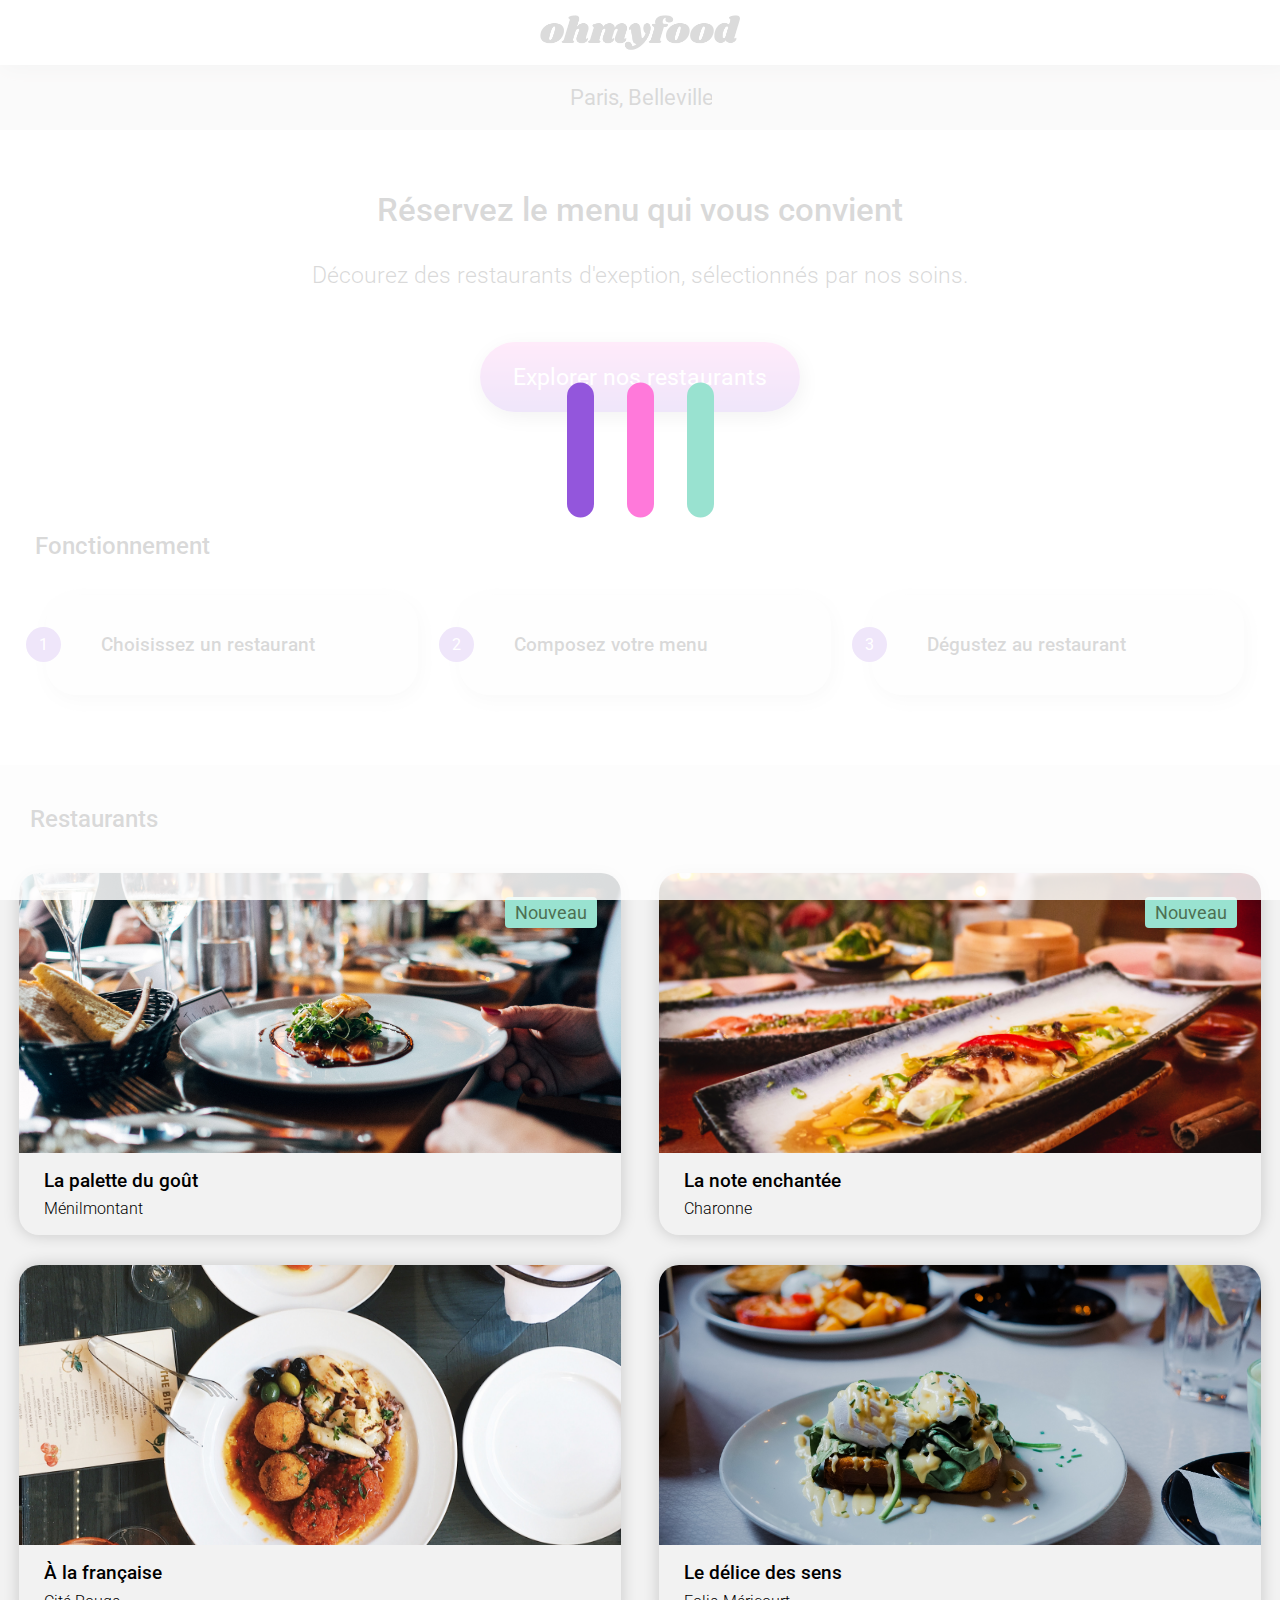
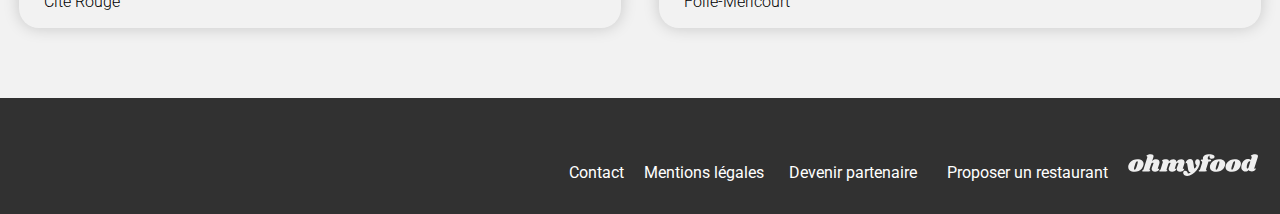
<file: index.html>
<!DOCTYPE html>
<html lang="fr">

<head>
    <meta charset="UTF-8" />
    <meta http-equiv="X-UA-Compatible" content="IE=edge" />
    <meta name="viewport" content="width=device-width, initial-scale=1.0" />
    <link rel="stylesheet" href="https://cdnjs.cloudflare.com/ajax/libs/font-awesome/6.2.1/css/all.min.css"
        integrity="sha512-MV7K8+y+gLIBoVD59lQIYicR65iaqukzvf/nwasF0nqhPay5w/9lJmVM2hMDcnK1OnMGCdVK+iQrJ7lzPJQd1w=="
        crossorigin="anonymous" referrerpolicy="no-referrer" />
        <link rel="preconnect" href="https://fonts.googleapis.com">
        <link rel="preconnect" href="https://fonts.gstatic.com" crossorigin>
        <link href="https://fonts.googleapis.com/css2?family=Roboto:ital,wght@0,100;0,300;0,400;0,500;0,700;0,900;1,100;1,300;1,400;1,500;1,700;1,900&family=Shrikhand&display=swap" rel="stylesheet">
    <link rel="stylesheet" href="Css/Style.css" />
    <title>ohmyfood</title>
</head>

<body>
    <div class="loader">
        <div class="load">
            <div class="load_bar load_bar-1"></div>
            <div class="load_bar load_bar-2"></div>
            <div class="load_bar load_bar-3"></div>
        </div>
    </div>
    <!-- HEADER -->
    <header class="header">
        <img class="header_logo" src="Image/logo/ohmyfood.png" alt="ohmyfood-logo" />
    </header>
    <!-- HEADER -->

    <!-- MAIN -->
    <main>
        <!-- LOCATION -->
        <form class="location_search" method="GET" action="#">
            <i class="fa-solid fa-location-dot location_search_icon"></i>
            <input class="location_search_searchInput" type="search" placeholder="Paris, Belleville" />
        </form>
        <!-- LOCATION -->

        <!-- EXPLORER -->
        <section class="explorer">
            <h1 class="explorer_title Roboto_bold">Réservez le menu qui vous convient</h1>
            <p class="explorer_subtitle Roboto_light">Décourez des restaurants d'exeption, sélectionnés par nos soins.
            </p>
            <a href="#restaurants" class="explorer_link btn_main">Explorer nos restaurants</a>
        </section>
        <!-- EXPLORER -->

        <!-- OPERATION -->
        <section class="operation center">
            <header class="operation_header">
                <h2 class="operation_title Roboto_bold">Fonctionnement</h2>
            </header>

            <div class="operation_cards">
                <div class="operation_cards_card">
                    <div class="operation_cards_card_number">1</div>
                    <i class="fa-solid fa-mobile-screen-button operation_cards_card_icon"></i>
                    <h3 class="operation_cards_card_title Roboto_bold">Choisissez un restaurant</h3>
                </div>

                <div class="operation_cards_card">
                    <div class="operation_cards_card_number">2</div>
                    <i class="fa-solid fa-list operation_cards_card_icon"></i>
                    <h3 class="operation_cards_card_title Roboto_bold">Composez votre menu</h3>
                </div>

                <div class="operation_cards_card">
                    <div class="operation_cards_card_number">3</div>
                    <i class="fa-solid fa-store operation_cards_card_icon"></i>
                    <h3 class="operation_cards_card_title Roboto_bold">Dégustez au restaurant</h3>
                </div>
            </div>
        </section>
        <!-- OPERATION -->

        <!-- RESTAURANTS -->
        <section id="restaurants" class="restaurants">
            <header class="restaurants_header">
                <h2 class="restaurants_header_title Roboto_bold center">Restaurants</h2>
            </header>

            <div class="restaurants_cards center">
                <article class="restaurants_card restaurants_card_new">
                    <a href="pages-restaurant/la-palette-du-gout.html">
                        <figure class="restaurants_card_fig">
                            <img class="restaurants_card_fig_img"
                                src="Image/restaurants/jay-wennington-N_Y88TWmGwA-unsplash.jpg"
                                alt="La Palette du Goût" />
                            <div class="new">Nouveau</div>
                            <figcaption class="restaurants_card_fig_caption">
                                <div>
                                    <h3 class="restaurants_card_fig_caption_title Roboto_bold">La palette du goût</h3>
                                    <p class="restaurants_card_city Roboto_light">Ménilmontant</p>
                                </div>
                            </figcaption>
                        </figure>
                    </a>
                    <label class="restaurants_icons icons">
                        <input type="checkbox" id="restaurant1" name="restaurant-liked" value="1" />
                        <i class="fa-regular fa-heart icons-notLiked"></i>
                        <i class="fa-solid fa-heart icons-liked"></i>
                    </label>
                </article>

                <article class="restaurants_card restaurants_card_new">
                    <a href="pages-restaurant/la-note-enchantee.html">
                        <figure class="restaurants_card_fig">
                            <img class="restaurants_card_fig_img"
                                src="Image/restaurants/louis-hansel-shotsoflouis-qNBGVyOCY8Q-unsplash.jpg"
                                alt="La Note Enchantée" />
                            <div class="new">Nouveau</div>
                            <figcaption class="restaurants_card_fig_caption">
                                <div>
                                    <h3 class="restaurants_card_fig_caption_title Roboto_bold">La note enchantée</h3>
                                    <p class="restaurants_card_city Roboto_light">Charonne</p>
                                </div>
                            </figcaption>
                        </figure>
                    </a>
                    <label class="restaurants_icons icons">
                        <input type="checkbox" id="restaurant2" name="restaurant-liked" value="2" />
                        <i class="fa-regular fa-heart icons-notLiked"></i>
                        <i class="fa-solid fa-heart icons-liked"></i>
                    </label>
                </article>

                <article class="restaurants_card">
                    <a href="pages-restaurant/a-la-francaise.html">
                        <figure class="restaurants_card_fig">
                            <img class="restaurants_card_fig_img" src="Image/restaurants/stil-u2Lp8tXIcjw-unsplash.jpg"
                                alt="À la Française" />
                            <figcaption class="restaurants_card_fig_caption">
                                <div>
                                    <h3 class="restaurants_card_fig_caption_title Roboto_bold">À la française</h3>
                                    <p class="restaurants_card_city Roboto_light">Cité Rouge</p>
                                </div>
                            </figcaption>
                        </figure>
                    </a>
                    <label class="restaurants_icons icons">
                        <input type="checkbox" id="restaurant3" name="restaurant-liked" value="3" />
                        <i class="fa-regular fa-heart icons-notLiked"></i>
                        <i class="fa-solid fa-heart icons-liked"></i>
                    </label>
                </article>

                <article class="restaurants_card">
                    <a href="pages-restaurant/le-delice-des-sens.html">
                        <figure class="restaurants_card_fig">
                            <img class="restaurants_card_fig_img"
                                src="Image/restaurants/toa-heftiba-DQKerTsQwi0-unsplash.jpg" alt="Le Délice des Sens" />
                            <figcaption class="restaurants_card_fig_caption">
                                <div>
                                    <h3 class="restaurants_card_fig_caption_title Roboto_bold">Le délice des sens</h3>
                                    <p class="restaurants_card_city Roboto_light">Folie-Méricourt</p>
                                </div>
                            </figcaption>
                        </figure>
                    </a>
                    <label class="restaurants_icons icons">
                        <input type="checkbox" id="restaurant4" name="restaurant-liked" value="4" />
                        <i class="fa-regular fa-heart icons-notLiked"></i>
                        <i class="fa-solid fa-heart icons-liked"></i>
                    </label>
                </article>
            </div>
        </section>
        <!-- RESTAURANTS -->
    </main>
    <!-- MAIN -->

    <!-- FOOTER -->
    <footer class="footer">
        <div class="footer_container center">
            <ul class="footer_links">
                <img class="footer_logo" src="Image/logo/ohmyfood@2x.svg" alt="ohmyfood-logo" />
                <li><a href="#" class="footer_link"><i class="fa-solid fa-utensils footer_link_icon"></i>Proposer un
                        restaurant</a></li>
                <li><a href="#" class="footer_link"><i class="fa-solid fa-handshake-angle footer_link_icon"></i>Devenir
                        partenaire</a></li>
                <li><a href="#" class="footer_link">Mentions légales</a></li>
                <li><a href="mailto:ohmyfood@contact.com" class="footer_link">Contact</a></li>
            </ul>
        </div>
    </footer>
    <!-- FOOTER -->
</body>

</html>
</file>
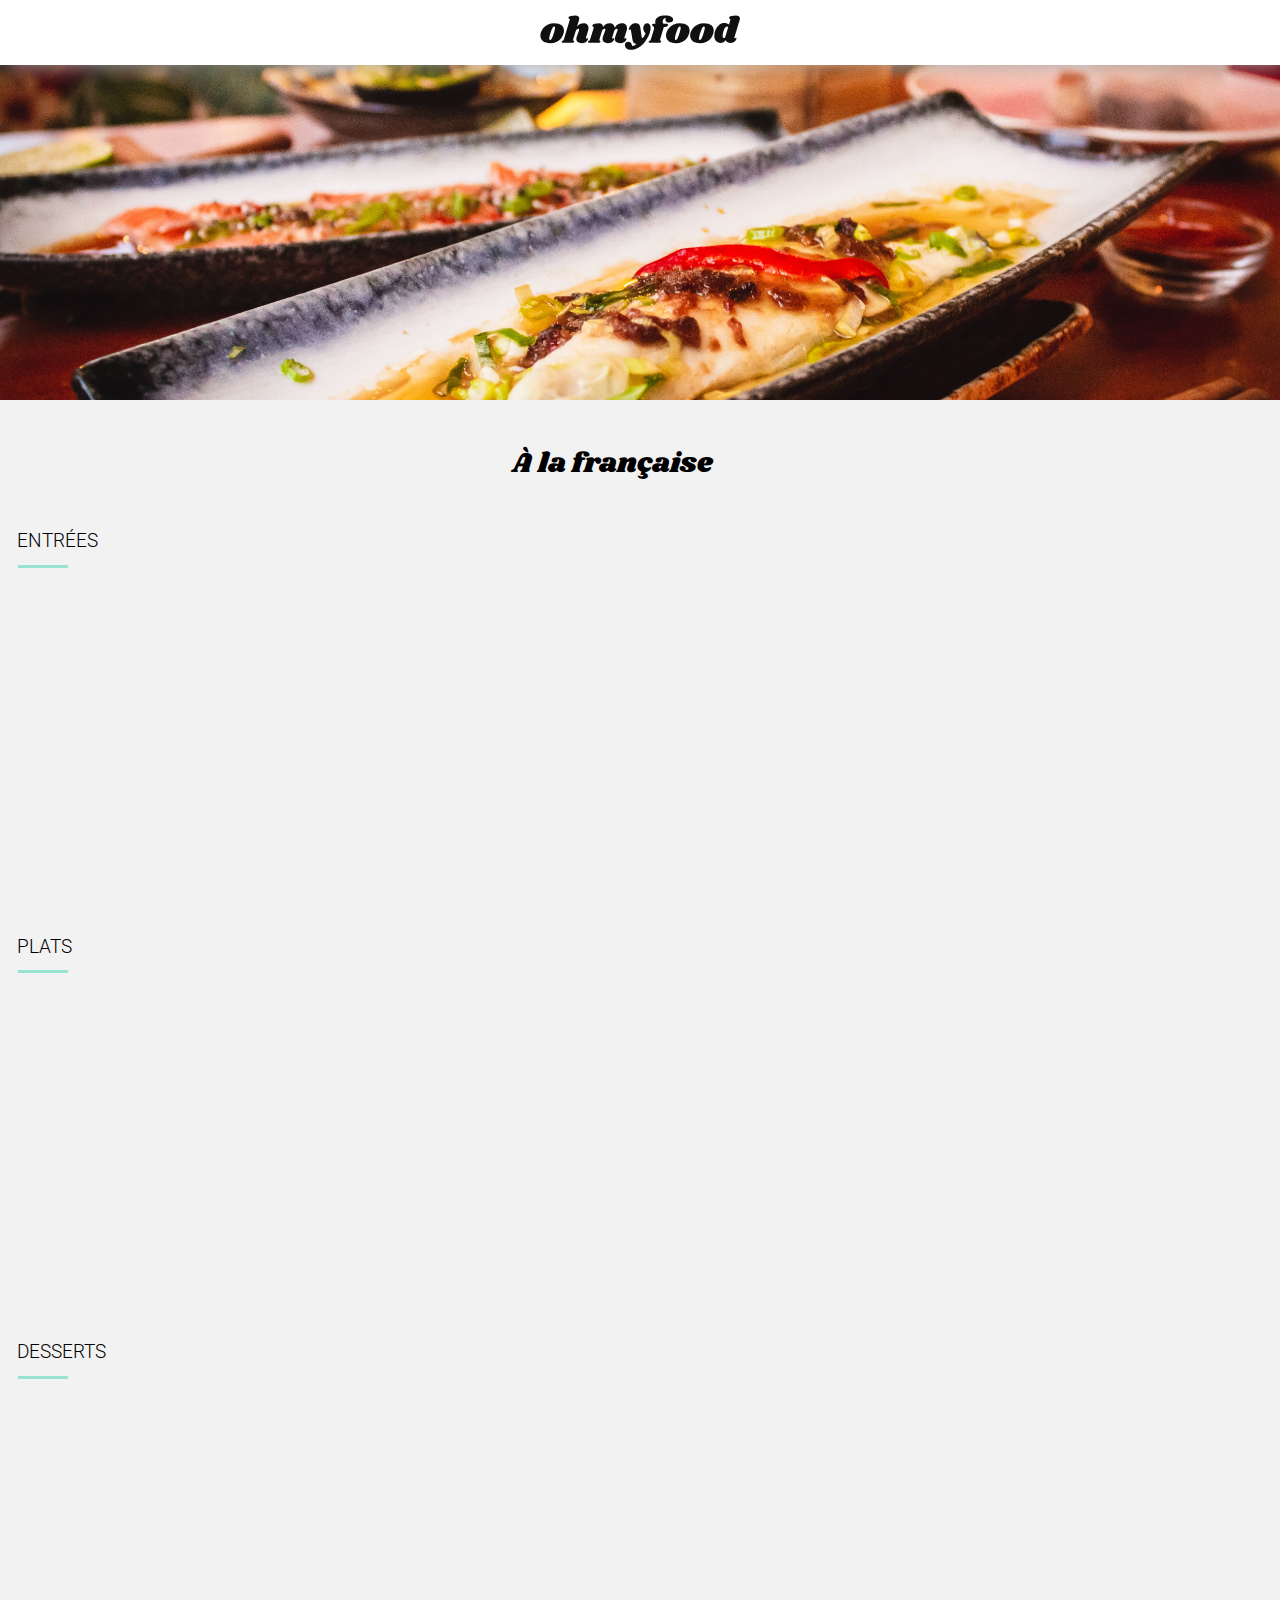
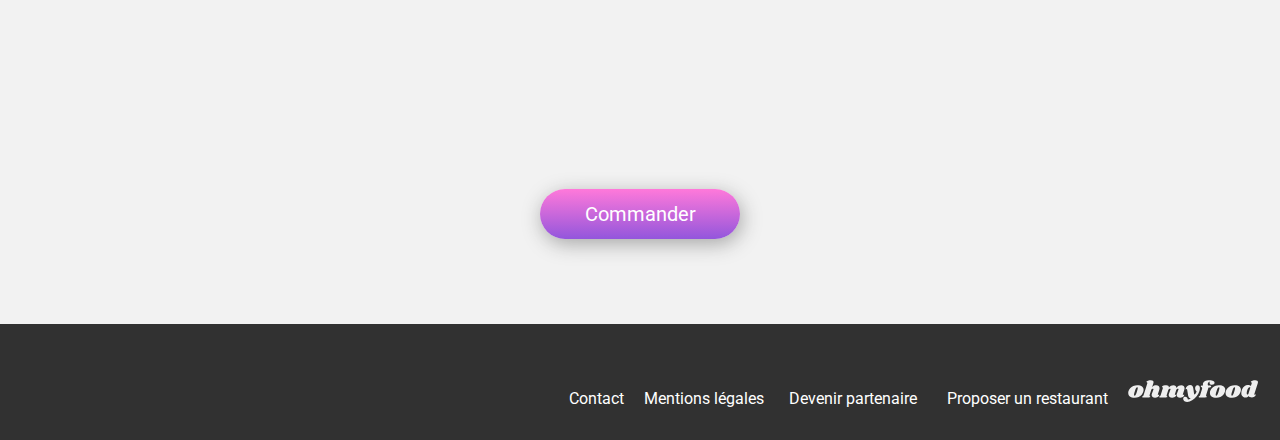
<file: pages-restaurant/a-la-francaise.html>
<!DOCTYPE html>
<html lang="en">

<head>
    <meta charset="UTF-8" />
    <meta http-equiv="X-UA-Compatible" content="IE=edge" />
    <meta name="viewport" content="width=device-width, initial-scale=1.0" />
    <link rel="stylesheet" href="https://cdnjs.cloudflare.com/ajax/libs/font-awesome/6.2.1/css/all.min.css"
        integrity="sha512-MV7K8+y+gLIBoVD59lQIYicR65iaqukzvf/nwasF0nqhPay5w/9lJmVM2hMDcnK1OnMGCdVK+iQrJ7lzPJQd1w=="
        crossorigin="anonymous" referrerpolicy="no-referrer" />
        <link rel="preconnect" href="https://fonts.googleapis.com">
        <link rel="preconnect" href="https://fonts.gstatic.com" crossorigin>
        <link href="https://fonts.googleapis.com/css2?family=Roboto:ital,wght@0,100;0,300;0,400;0,500;0,700;0,900;1,100;1,300;1,400;1,500;1,700;1,900&family=Shrikhand&display=swap" rel="stylesheet">
    <link rel="stylesheet" href="../Css/Style.css" />
    <title>ohmyfood</title>
</head>


<body>
    <!-- HEADER -->
    <header class="header">
        <a href="../index.html"><i class="fa-solid fa-arrow-left header_icon"></i></a>
        <img class="header_logo" src="../Image/logo/ohmyfood@2x.svg" alt="ohmyfood-logo" />
    </header>
    <!-- HEADER -->

    <!-- MAIN -->
    <main>
        <!-- BANNER -->
        <div class="banner">
            <img class="banner_img" src="../Image/restaurants/louis-hansel-shotsoflouis-qNBGVyOCY8Q-unsplash.jpg"
                alt="La Palette du Goût" />
        </div>
        <!-- BANNER -->

        <!-- MENU -->
        <section class="menu">
            <header class="menu_header">
                <h1 class="menu_header_title shrikhand-regular">À la française</h1>
                <label class="menu_header_icons icons">
                    <input type="checkbox" id="restaurant1" name="restaurant-liked" value="1" />
                    <i class="fa-regular fa-heart icons-notLiked"></i>
                    <i class="fa-solid fa-heart icons-liked"></i>
                </label>
            </header>

            <div class="menu_categories center">
                <div class="menu_cards">
                    <h3 class="menu_title Roboto_light">ENTRÉES</h3>
                    <span class="menu_title_underline"></span>

                    <article class="menu_card delay_0">
                        <div class="menu_card_titles">
                            <h4 class="menu_card_title Roboto_bold">Tartare de poulpe acidulé</h4>
                            <p class="menu_card_subtitle Roboto_light">Aux zestes d'orange</p>
                        </div>
                        <div class="menu_card_price Roboto_bold">25€</div>
                        <div class="menu_card_check"><i class="fa-regular fa-circle-check menu_card_check_icon"></i>
                        </div>
                    </article>

                    <article class="menu_card delay_1">
                        <div class="menu_card_titles">
                            <h4 class="menu_card_title Roboto_bold">Velouté de légumes d'antan</h4>
                            <p class="menu_card_subtitle Roboto_light">Carotte, panais, topinambour</p>
                        </div>
                        <div class="menu_card_price Roboto_bold">35€</div>
                        <div class="menu_card_check"><i class="fa-regular fa-circle-check menu_card_check_icon"></i>
                        </div>
                    </article>

                    <article class="menu_card delay_2">
                        <div class="menu_card_titles">
                            <h4 class="menu_card_title Roboto_bold">Soupe à l'oignon</h4>
                            <p class="menu_card_subtitle Roboto_light">Revisitée</p>
                        </div>
                        <div class="menu_card_price Roboto_bold">20€</div>
                        <div class="menu_card_check"><i class="fa-regular fa-circle-check menu_card_check_icon"></i>
                        </div>
                    </article>
                </div>

                <div class="menu_cards">
                    <h3 class="menu_title Roboto_light">PLATS</h3>
                    <span class="menu_title_underline"></span>

                    <article class="menu_card delay_3">
                        <div class="menu_card_titles">
                            <h4 class="menu_card_title Roboto_bold">Coquilles Saint-Jacques</h4>
                            <p class="menu_card_subtitle Roboto_light">AAccompagnées d'une purée de panais</p>
                        </div>
                        <div class="menu_card_price Roboto_bold">40€</div>
                        <div class="menu_card_check"><i class="fa-regular fa-circle-check menu_card_check_icon"></i>
                        </div>
                    </article>

                    <article class="menu_card delay_4">
                        <div class="menu_card_titles">
                            <h4 class="menu_card_title Roboto_bold">Magret de canard</h4>
                            <p class="menu_card_subtitle Roboto_light">Et parmentier de pommes de terre</p>
                        </div>
                        <div class="menu_card_price Roboto_bold">35€</div>
                        <div class="menu_card_check"><i class="fa-regular fa-circle-check menu_card_check_icon"></i>
                        </div>
                    </article>

                    <article class="menu_card delay_5">
                        <div class="menu_card_titles">
                            <h4 class="menu_card_title Roboto_bold">Pigeonneau d’Ille-et-Vilaine</h4>
                            <p class="menu_card_subtitle Roboto_light">Sur son lit de gnocchis aux légumes</p>
                        </div>
                        <div class="menu_card_price Roboto_bold">44€</div>
                        <div class="menu_card_check"><i class="fa-regular fa-circle-check menu_card_check_icon"></i>
                        </div>
                    </article>
                </div>

                <div class="menu_cards">
                    <h3 class="menu_title Roboto_light">DESSERTS</h3>
                    <span class="menu_title_underline"></span>

                    <article class="menu_card delay_6">
                        <div class="menu_card_titles">
                            <h4 class="menu_card_title Roboto_bold">Pétales de violettes glacés</h4>
                            <p class="menu_card_subtitle Roboto_light">Et purée de noisettes</p>
                        </div>
                        <div class="menu_card_price Roboto_bold">18€</div>
                        <div class="menu_card_check"><i class="fa-regular fa-circle-check menu_card_check_icon"></i>
                        </div>
                    </article>

                    <article class="menu_card delay_7">
                        <div class="menu_card_titles">
                            <h4 class="menu_card_title Roboto_bold">Fondant au chocolat</h4>
                            <p class="menu_card_subtitle Roboto_light">Revisité</p>
                        </div>
                        <div class="menu_card_price Roboto_bold">22€</div>
                        <div class="menu_card_check"><i class="fa-regular fa-circle-check menu_card_check_icon"></i>
                        </div>
                    </article>

                    <article class="menu_card delay_8">
                        <div class="menu_card_titles">
                            <h4 class="menu_card_title Roboto_bold">Millefeuille croustillant</h4>
                            <p class="menu_card_subtitle Roboto_light">Myrtilles et pâte d’amande</p>
                        </div>
                        <div class="menu_card_price Roboto_bold">23€</div>
                        <div class="menu_card_check"><i class="fa-regular fa-circle-check menu_card_check_icon"></i>
                        </div>
                    </article>
                </div>
            </div>

            <footer class="command">
                <a href="#" class="command_link btn_main">Commander</a>
            </footer>
        </section>
        <!-- MENU -->
    </main>
    <!-- MAIN -->

    <!-- FOOTER -->
    <footer class="footer">
        <div class="footer_container center">
            

            <ul class="footer_links">
                <img class="footer_logo" src="../Image/logo/ohmyfood@2x.svg" alt="ohmyfood-logo" />
                <li><a href="#" class="footer_link"><i class="fa-solid fa-utensils footer_link_icon"></i>Proposer un
                        restaurant</a></li>
                <li><a href="#" class="footer_link"><i class="fa-solid fa-handshake-angle footer_link_icon"></i>Devenir
                        partenaire</a></li>
                <li><a href="#" class="footer_link">Mentions légales</a></li>
                <li><a href="mailto:ohmyfood@contact.com" class="footer_link">Contact</a></li>
            </ul>
        </div>
    </footer>
    <!-- FOOTER -->
</body>

</html>
</file>
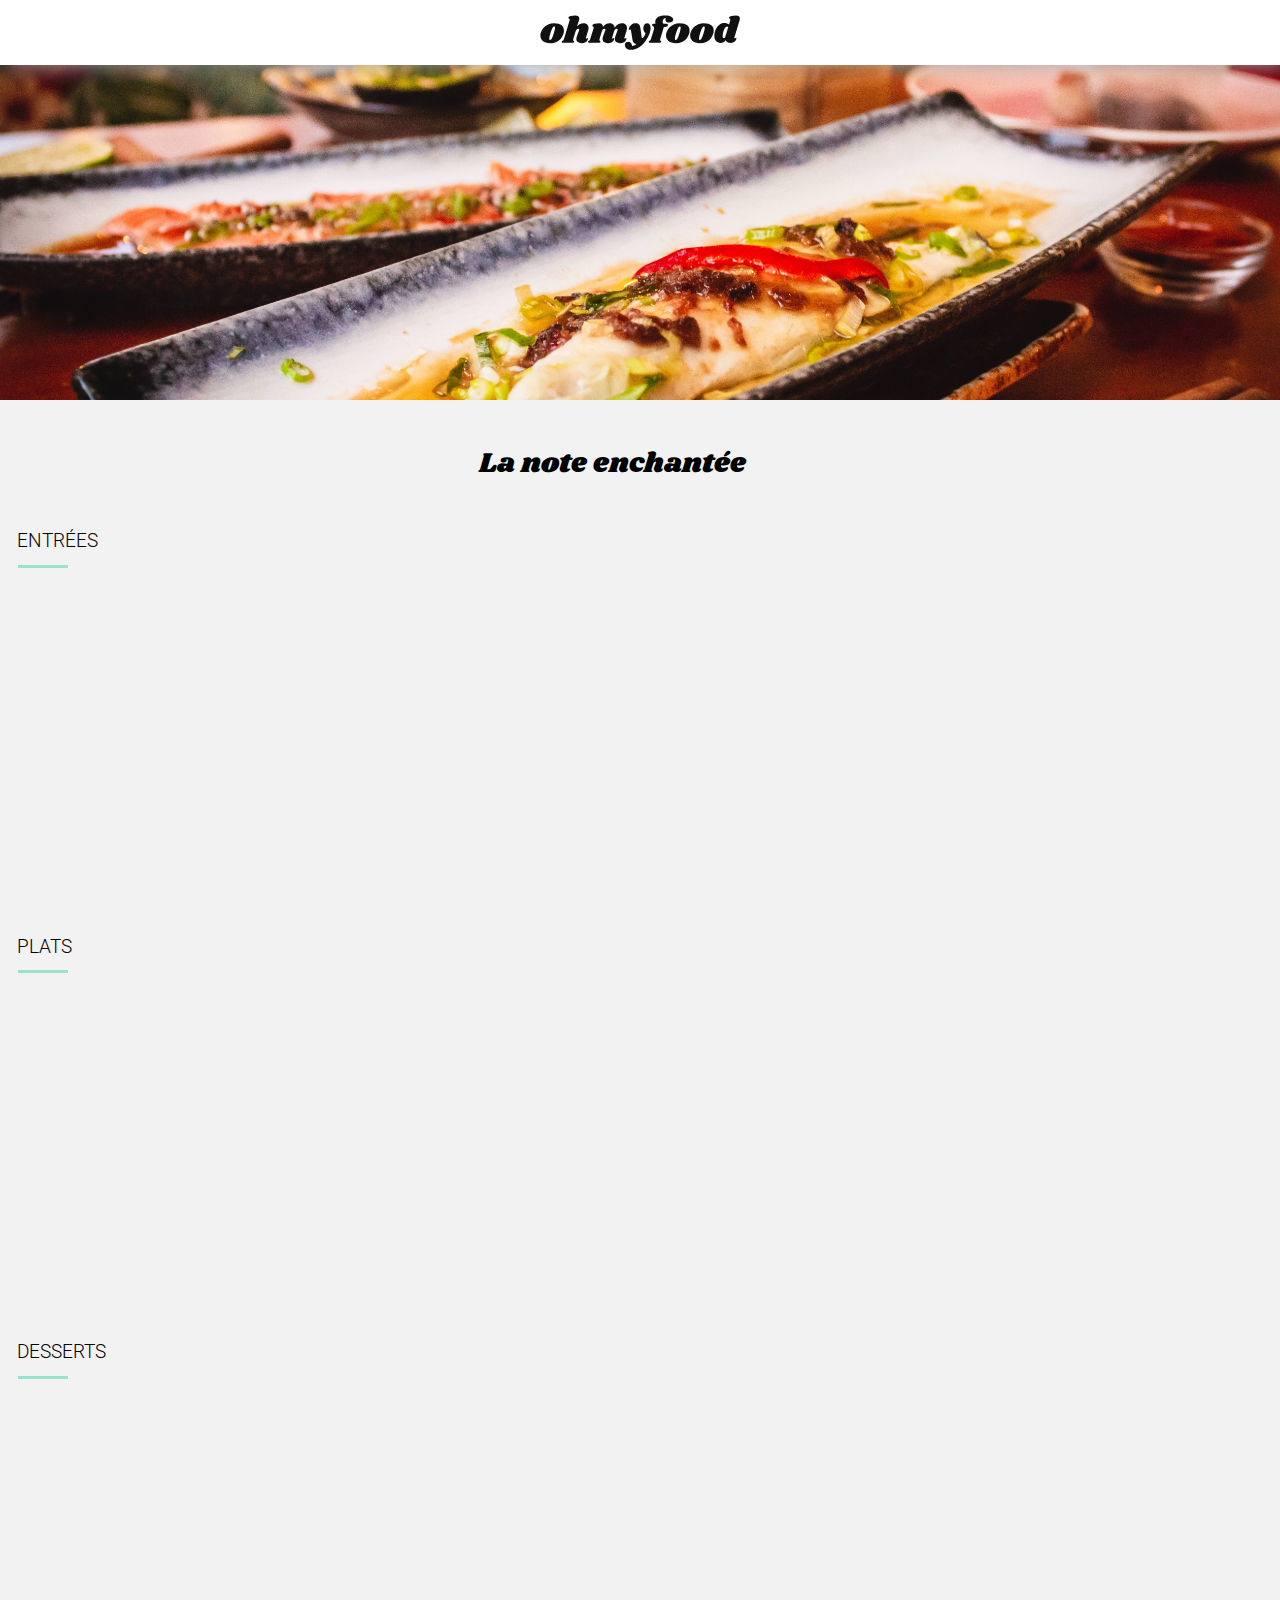
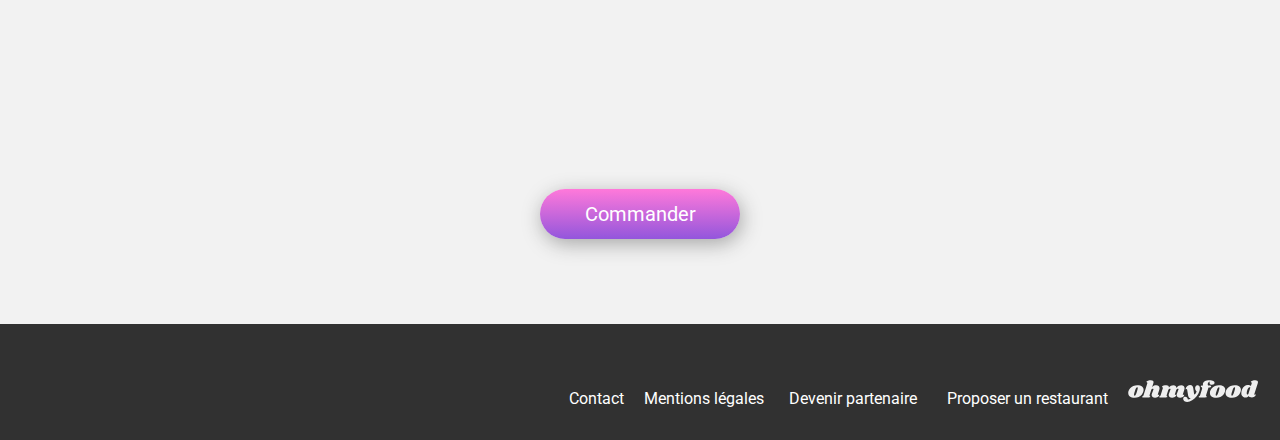
<file: pages-restaurant/la-note-enchantee.html>
<!DOCTYPE html>
<html lang="en">

<head>
    <meta charset="UTF-8" />
    <meta http-equiv="X-UA-Compatible" content="IE=edge" />
    <meta name="viewport" content="width=device-width, initial-scale=1.0" />
    <link rel="stylesheet" href="https://cdnjs.cloudflare.com/ajax/libs/font-awesome/6.2.1/css/all.min.css"
        integrity="sha512-MV7K8+y+gLIBoVD59lQIYicR65iaqukzvf/nwasF0nqhPay5w/9lJmVM2hMDcnK1OnMGCdVK+iQrJ7lzPJQd1w=="
        crossorigin="anonymous" referrerpolicy="no-referrer" />
        <link rel="preconnect" href="https://fonts.googleapis.com">
        <link rel="preconnect" href="https://fonts.gstatic.com" crossorigin>
        <link href="https://fonts.googleapis.com/css2?family=Roboto:ital,wght@0,100;0,300;0,400;0,500;0,700;0,900;1,100;1,300;1,400;1,500;1,700;1,900&family=Shrikhand&display=swap" rel="stylesheet">
    <link rel="stylesheet" href="../Css/Style.css" />
    <title>ohmyfood</title>
</head>


<body>
    <!-- HEADER -->
    <header class="header">
        <a href="../index.html"><i class="fa-solid fa-arrow-left header_icon"></i></a>
        <img class="header_logo" src="../Image/logo/ohmyfood@2x.svg" alt="ohmyfood-logo" />
    </header>
    <!-- HEADER -->

    <!-- MAIN -->
    <main>
        <!-- BANNER -->
        <div class="banner">
            <img class="banner_img" src="../Image/restaurants/louis-hansel-shotsoflouis-qNBGVyOCY8Q-unsplash.jpg"
                alt="La Palette du Goût" />
        </div>
        <!-- BANNER -->

        <!-- MENU -->
        <section class="menu">
            <header class="menu_header">
                <h1 class="menu_header_title shrikhand-regular">La note enchantée</h1>
                <label class="menu_header_icons icons">
                    <input type="checkbox" id="restaurant1" name="restaurant-liked" value="1" />
                    <i class="fa-regular fa-heart icons-notLiked"></i>
                    <i class="fa-solid fa-heart icons-liked"></i>
                </label>
            </header>

            <div class="menu_categories center">
                <div class="menu_cards">
                    <h3 class="menu_title Roboto_light">ENTRÉES</h3>
                    <span class="menu_title_underline"></span>

                    <article class="menu_card delay_0">
                        <div class="menu_card_titles">
                            <h4 class="menu_card_title Roboto_bold">Ravioles de foie gras</h4>
                            <p class="menu_card_subtitle Roboto_light">Accompagnées de leur crème à la truffe</p>
                        </div>
                        <div class="menu_card_price Roboto_bold">25€</div>
                        <div class="menu_card_check"><i class="fa-regular fa-circle-check menu_card_check_icon"></i>
                        </div>
                    </article>

                    <article class="menu_card delay_1">
                        <div class="menu_card_titles">
                            <h4 class="menu_card_title Roboto_bold">Caviar osciètre </h4>
                            <p class="menu_card_subtitle Roboto_light">Sur blini à la farine de blé noir</p>
                        </div>
                        <div class="menu_card_price Roboto_bold">35€</div>
                        <div class="menu_card_check"><i class="fa-regular fa-circle-check menu_card_check_icon"></i>
                        </div>
                    </article>

                    <article class="menu_card delay_2">
                        <div class="menu_card_titles">
                            <h4 class="menu_card_title Roboto_bold">Homard et espuma de potiron</h4>
                            <p class="menu_card_subtitle Roboto_light">Marinés aux zestes d'orange</p>
                        </div>
                        <div class="menu_card_price Roboto_bold">20€</div>
                        <div class="menu_card_check"><i class="fa-regular fa-circle-check menu_card_check_icon"></i>
                        </div>
                    </article>
                </div>

                <div class="menu_cards">
                    <h3 class="menu_title Roboto_light">PLATS</h3>
                    <span class="menu_title_underline"></span>

                    <article class="menu_card delay_3">
                        <div class="menu_card_titles">
                            <h4 class="menu_card_title Roboto_bold">Noix de coquilles Saint-Jacques</h4>
                            <p class="menu_card_subtitle Roboto_light">Sur lit de purée de céleri-rave</p>
                        </div>
                        <div class="menu_card_price Roboto_bold">40€</div>
                        <div class="menu_card_check"><i class="fa-regular fa-circle-check menu_card_check_icon"></i>
                        </div>
                    </article>

                    <article class="menu_card delay_4">
                        <div class="menu_card_titles">
                            <h4 class="menu_card_title Roboto_bold">Langoustine poêlée</h4>
                            <p class="menu_card_subtitle Roboto_light">Purée de patate douce</p>
                        </div>
                        <div class="menu_card_price Roboto_bold">35€</div>
                        <div class="menu_card_check"><i class="fa-regular fa-circle-check menu_card_check_icon"></i>
                        </div>
                    </article>

                    <article class="menu_card delay_5">
                        <div class="menu_card_titles">
                            <h4 class="menu_card_title Roboto_bold">Mijoté de queue de bœuf</h4>
                            <p class="menu_card_subtitle Roboto_light">Et riz sauvage aux zestes de citron</p>
                        </div>
                        <div class="menu_card_price Roboto_bold">44€</div>
                        <div class="menu_card_check"><i class="fa-regular fa-circle-check menu_card_check_icon"></i>
                        </div>
                    </article>
                </div>

                <div class="menu_cards">
                    <h3 class="menu_title Roboto_light">DESSERTS</h3>
                    <span class="menu_title_underline"></span>

                    <article class="menu_card delay_6">
                        <div class="menu_card_titles">
                            <h4 class="menu_card_title Roboto_bold">Macaron noisette et chocolat</h4>
                            <p class="menu_card_subtitle Roboto_light">Glace au caramel brun et sel de Guérande</p>
                        </div>
                        <div class="menu_card_price Roboto_bold">18€</div>
                        <div class="menu_card_check"><i class="fa-regular fa-circle-check menu_card_check_icon"></i>
                        </div>
                    </article>

                    <article class="menu_card delay_7">
                        <div class="menu_card_titles">
                            <h4 class="menu_card_title Roboto_bold">Baba au rhum revisité </h4>
                            <p class="menu_card_subtitle Roboto_light">Avec son coulis de citron</p>
                        </div>
                        <div class="menu_card_price Roboto_bold">22€</div>
                        <div class="menu_card_check"><i class="fa-regular fa-circle-check menu_card_check_icon"></i>
                        </div>
                    </article>

                    <article class="menu_card delay_8">
                        <div class="menu_card_titles">
                            <h4 class="menu_card_title Roboto_bold">Tarte au citron meringuée </h4>
                            <p class="menu_card_subtitle Roboto_light">Déstructurée</p>
                        </div>
                        <div class="menu_card_price Roboto_bold">23€</div>
                        <div class="menu_card_check"><i class="fa-regular fa-circle-check menu_card_check_icon"></i>
                        </div>
                    </article>
                </div>
            </div>

            <footer class="command">
                <a href="#" class="command_link btn_main">Commander</a>
            </footer>
        </section>
        <!-- MENU -->
    </main>
    <!-- MAIN -->

    <!-- FOOTER -->
    <footer class="footer">
        <div class="footer_container center">
            

            <ul class="footer_links">
                <img class="footer_logo" src="../Image/logo/ohmyfood@2x.svg" alt="ohmyfood-logo" />
                <li><a href="#" class="footer_link"><i class="fa-solid fa-utensils footer_link_icon"></i>Proposer un
                        restaurant</a></li>
                <li><a href="#" class="footer_link"><i class="fa-solid fa-handshake-angle footer_link_icon"></i>Devenir
                        partenaire</a></li>
                <li><a href="#" class="footer_link">Mentions légales</a></li>
                <li><a href="mailto:ohmyfood@contact.com" class="footer_link">Contact</a></li>
            </ul>
        </div>
    </footer>
    <!-- FOOTER -->
</body>

</html>
</file>
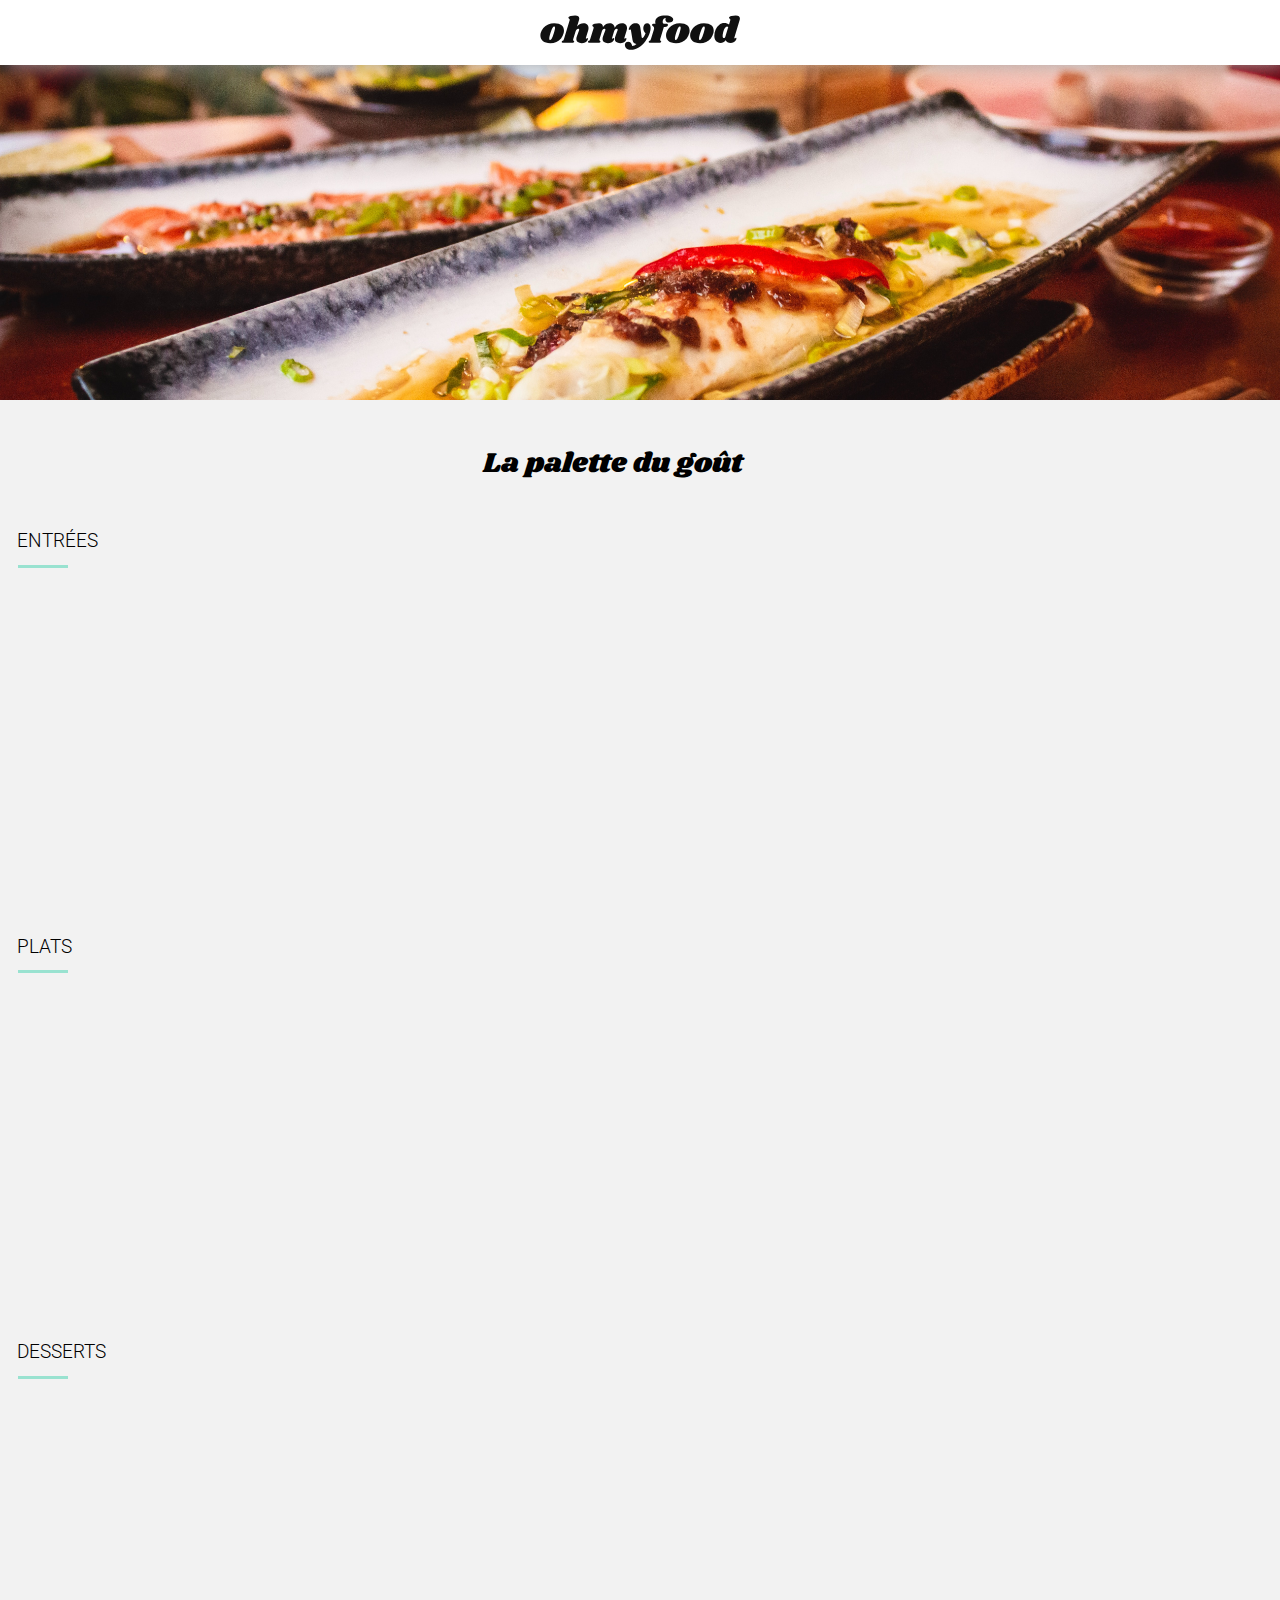
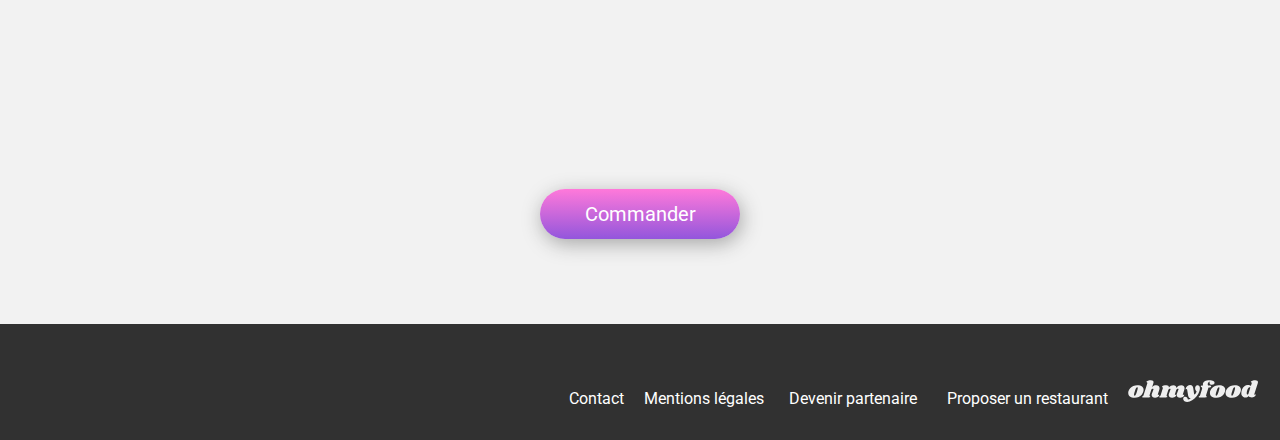
<file: pages-restaurant/la-palette-du-gout.html>
<!DOCTYPE html>
<html lang="en">

<head>
    <meta charset="UTF-8" />
    <meta http-equiv="X-UA-Compatible" content="IE=edge" />
    <meta name="viewport" content="width=device-width, initial-scale=1.0" />
    <link rel="stylesheet" href="https://cdnjs.cloudflare.com/ajax/libs/font-awesome/6.2.1/css/all.min.css"
        integrity="sha512-MV7K8+y+gLIBoVD59lQIYicR65iaqukzvf/nwasF0nqhPay5w/9lJmVM2hMDcnK1OnMGCdVK+iQrJ7lzPJQd1w=="
        crossorigin="anonymous" referrerpolicy="no-referrer" />
        <link rel="preconnect" href="https://fonts.googleapis.com">
        <link rel="preconnect" href="https://fonts.gstatic.com" crossorigin>
        <link href="https://fonts.googleapis.com/css2?family=Roboto:ital,wght@0,100;0,300;0,400;0,500;0,700;0,900;1,100;1,300;1,400;1,500;1,700;1,900&family=Shrikhand&display=swap" rel="stylesheet">
    <link rel="stylesheet" href="../Css/Style.css" />
    <title>ohmyfood</title>
</head>


<body>
    <!-- HEADER -->
    <header class="header">
        <a href="../index.html"><i class="fa-solid fa-arrow-left header_icon"></i></a>
        <img class="header_logo" src="../Image/logo/ohmyfood@2x.svg" alt="ohmyfood-logo" />
    </header>
    <!-- HEADER -->

    <!-- MAIN -->
    <main>
        <!-- BANNER -->
        <div class="banner">
            <img class="banner_img" src="../Image/restaurants/louis-hansel-shotsoflouis-qNBGVyOCY8Q-unsplash.jpg"
                alt="La Palette du Goût" />
        </div>
        <!-- BANNER -->

        <!-- MENU -->
        <section class="menu">
            <header class="menu_header">
                <h1 class="menu_header_title shrikhand-regular">La palette du goût</h1>
                <label class="menu_header_icons icons">
                    <input type="checkbox" id="restaurant1" name="restaurant-liked" value="1" />
                    <i class="fa-regular fa-heart icons-notLiked"></i>
                    <i class="fa-solid fa-heart icons-liked"></i>
                </label>
            </header>

            <div class="menu_categories center">
                <div class="menu_cards">
                    <h3 class="menu_title Roboto_light">ENTRÉES</h3>
                    <span class="menu_title_underline"></span>

                    <article class="menu_card delay_0">
                        <div class="menu_card_titles">
                            <h4 class="menu_card_title Roboto_bold">Fricassée d'escargot</h4>
                            <p class="menu_card_subtitle Roboto_light">Au piment d'espelette</p>
                        </div>
                        <div class="menu_card_price Roboto_bold">25€</div>
                        <div class="menu_card_check"><i class="fa-regular fa-circle-check menu_card_check_icon"></i>
                        </div>
                    </article>

                    <article class="menu_card delay_1">
                        <div class="menu_card_titles">
                            <h4 class="menu_card_title Roboto_bold">Foie gras de canard mi-cuit</h4>
                            <p class="menu_card_subtitle Roboto_light">Et ses copeaux de truffe noire</p>
                        </div>
                        <div class="menu_card_price Roboto_bold">35€</div>
                        <div class="menu_card_check"><i class="fa-regular fa-circle-check menu_card_check_icon"></i>
                        </div>
                    </article>

                    <article class="menu_card delay_2">
                        <div class="menu_card_titles">
                            <h4 class="menu_card_title Roboto_bold">Oeuf au plat</h4>
                            <p class="menu_card_subtitle Roboto_light">Assaisonné à la truffe sur lit de caviar</p>
                        </div>
                        <div class="menu_card_price Roboto_bold">20€</div>
                        <div class="menu_card_check"><i class="fa-regular fa-circle-check menu_card_check_icon"></i>
                        </div>
                    </article>
                </div>

                <div class="menu_cards">
                    <h3 class="menu_title Roboto_light">PLATS</h3>
                    <span class="menu_title_underline"></span>

                    <article class="menu_card delay_3">
                        <div class="menu_card_titles">
                            <h4 class="menu_card_title Roboto_bold">Filet de boeuf aux herbes</h4>
                            <p class="menu_card_subtitle Roboto_light">Accompagné de sa ribambelle de légumes</p>
                        </div>
                        <div class="menu_card_price Roboto_bold">40€</div>
                        <div class="menu_card_check"><i class="fa-regular fa-circle-check menu_card_check_icon"></i>
                        </div>
                    </article>

                    <article class="menu_card delay_4">
                        <div class="menu_card_titles">
                            <h4 class="menu_card_title Roboto_bold">Parmentier de queue de boeuf</h4>
                            <p class="menu_card_subtitle Roboto_light">À la truffe noire sur sa purée de panais</p>
                        </div>
                        <div class="menu_card_price Roboto_bold">35€</div>
                        <div class="menu_card_check"><i class="fa-regular fa-circle-check menu_card_check_icon"></i>
                        </div>
                    </article>

                    <article class="menu_card delay_5">
                        <div class="menu_card_titles">
                            <h4 class="menu_card_title Roboto_bold">Filet de Turbot</h4>
                            <p class="menu_card_subtitle Roboto_light">Aux agrumes</p>
                        </div>
                        <div class="menu_card_price Roboto_bold">44€</div>
                        <div class="menu_card_check"><i class="fa-regular fa-circle-check menu_card_check_icon"></i>
                        </div>
                    </article>
                </div>

                <div class="menu_cards">
                    <h3 class="menu_title Roboto_light">DESSERTS</h3>
                    <span class="menu_title_underline"></span>

                    <article class="menu_card delay_6">
                        <div class="menu_card_titles">
                            <h4 class="menu_card_title Roboto_bold">Paris-Brest</h4>
                            <p class="menu_card_subtitle Roboto_light">Revisité</p>
                        </div>
                        <div class="menu_card_price Roboto_bold">18€</div>
                        <div class="menu_card_check"><i class="fa-regular fa-circle-check menu_card_check_icon"></i>
                        </div>
                    </article>

                    <article class="menu_card delay_7">
                        <div class="menu_card_titles">
                            <h4 class="menu_card_title Roboto_bold">Macaron au chocolat d'exception</h4>
                            <p class="menu_card_subtitle Roboto_light">Et glace à la vanille de Madagascar</p>
                        </div>
                        <div class="menu_card_price Roboto_bold">22€</div>
                        <div class="menu_card_check"><i class="fa-regular fa-circle-check menu_card_check_icon"></i>
                        </div>
                    </article>

                    <article class="menu_card delay_8">
                        <div class="menu_card_titles">
                            <h4 class="menu_card_title Roboto_bold">Mousse au chocolat</h4>
                            <p class="menu_card_subtitle Roboto_light">Au piment d'espelette et à la truffe noire</p>
                        </div>
                        <div class="menu_card_price Roboto_bold">23€</div>
                        <div class="menu_card_check"><i class="fa-regular fa-circle-check menu_card_check_icon"></i>
                        </div>
                    </article>
                </div>
            </div>

            <footer class="command">
                <a href="#" class="command_link btn_main">Commander</a>
            </footer>
        </section>
        <!-- MENU -->
    </main>
    <!-- MAIN -->

    <!-- FOOTER -->
    <footer class="footer">
        <div class="footer_container center">
            

            <ul class="footer_links">
                <img class="footer_logo" src="../Image/logo/ohmyfood@2x.svg" alt="ohmyfood-logo" />
                <li><a href="#" class="footer_link"><i class="fa-solid fa-utensils footer_link_icon"></i>Proposer un
                        restaurant</a></li>
                <li><a href="#" class="footer_link"><i class="fa-solid fa-handshake-angle footer_link_icon"></i>Devenir
                        partenaire</a></li>
                <li><a href="#" class="footer_link">Mentions légales</a></li>
                <li><a href="mailto:ohmyfood@contact.com" class="footer_link">Contact</a></li>
            </ul>
        </div>
    </footer>
    <!-- FOOTER -->
</body>

</html>
</file>
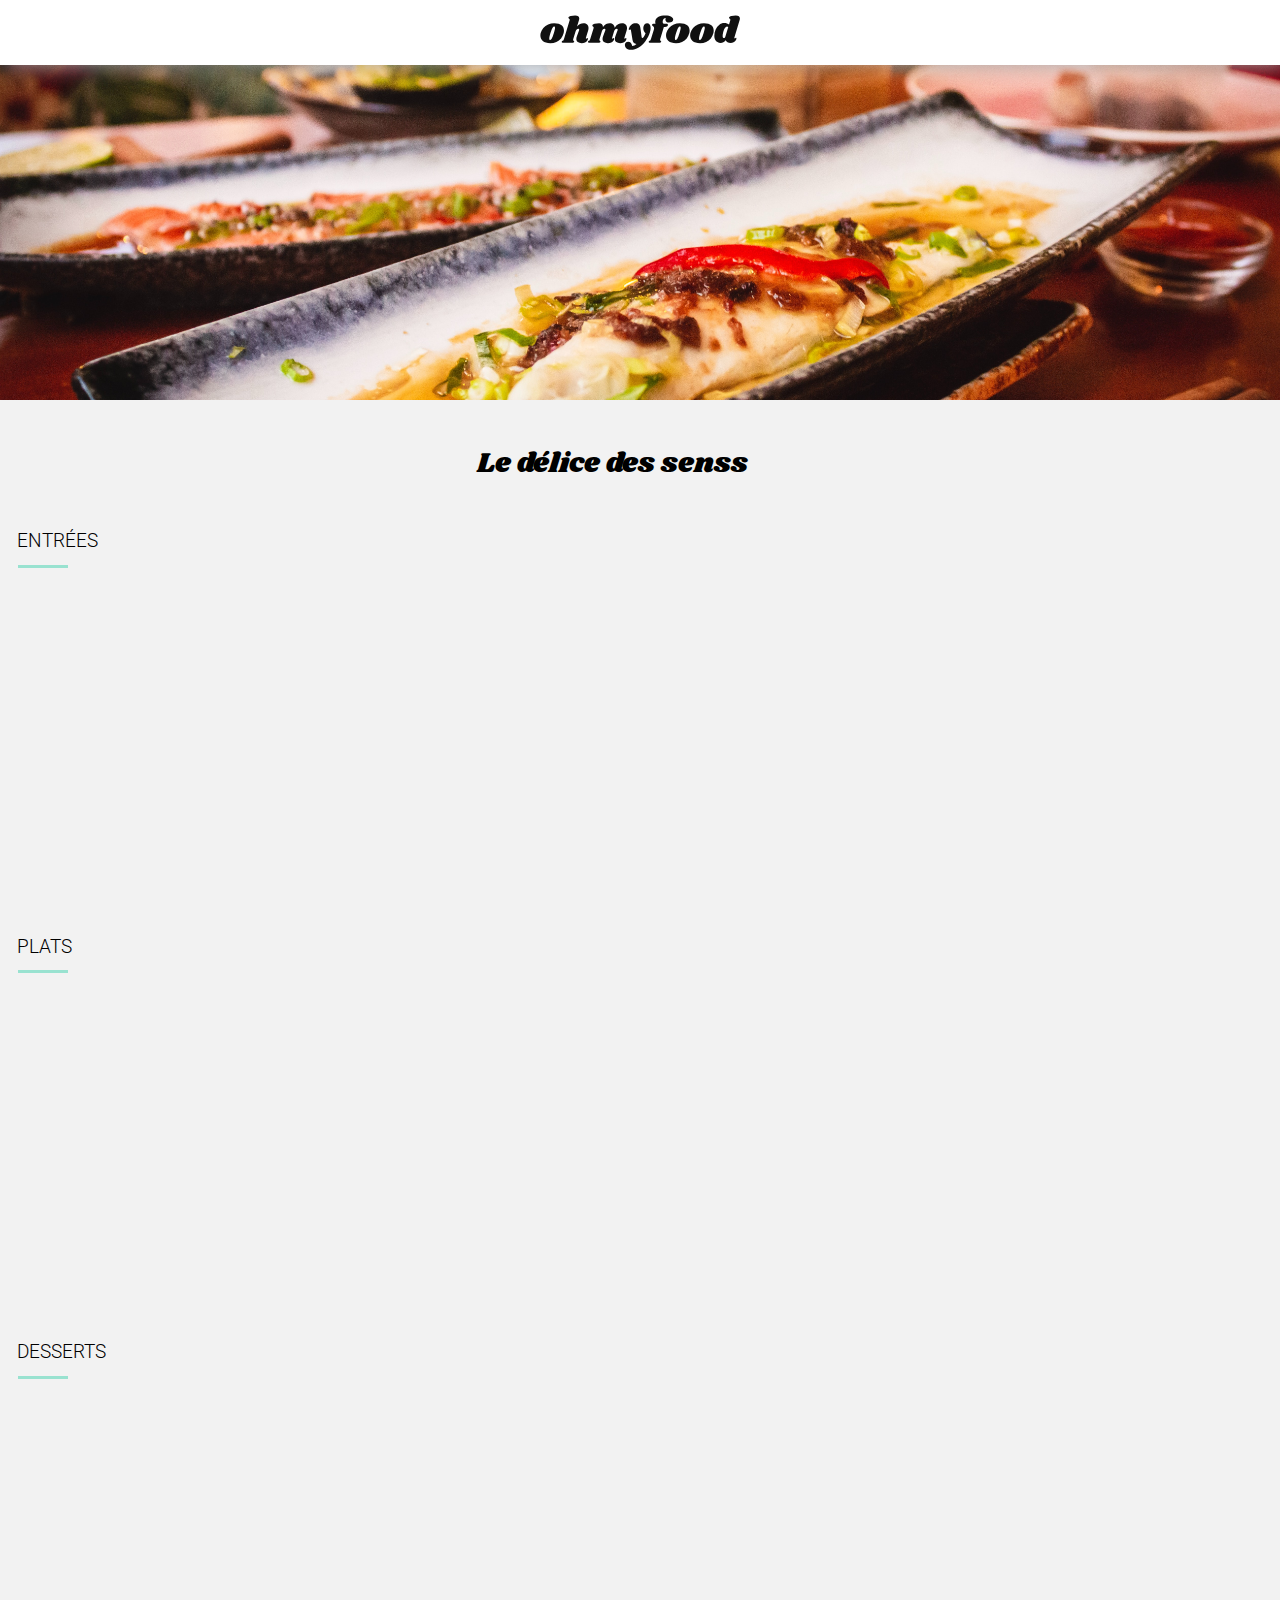
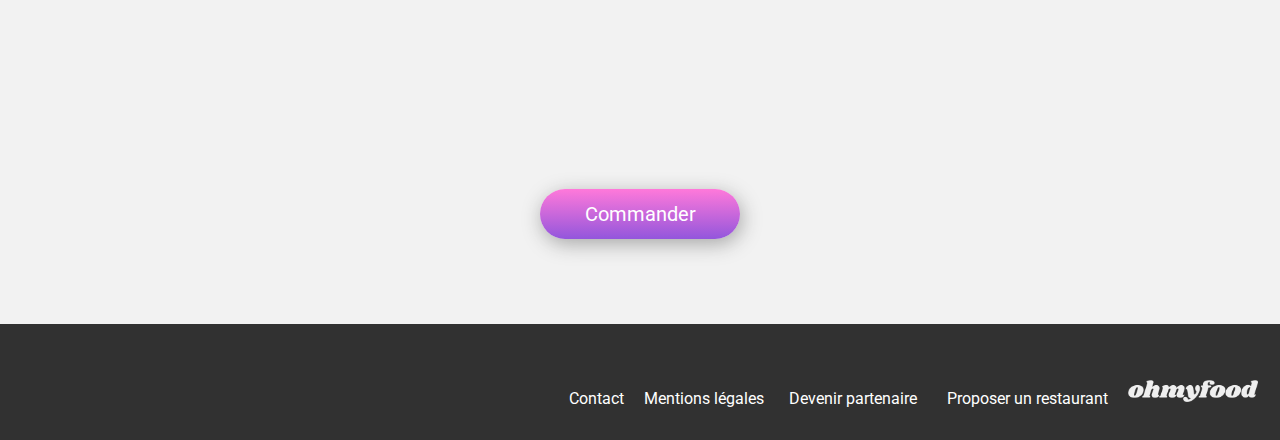
<file: pages-restaurant/le-delice-des-sens.html>
<!DOCTYPE html>
<html lang="en">

<head>
    <meta charset="UTF-8" />
    <meta http-equiv="X-UA-Compatible" content="IE=edge" />
    <meta name="viewport" content="width=device-width, initial-scale=1.0" />
    <link rel="stylesheet" href="https://cdnjs.cloudflare.com/ajax/libs/font-awesome/6.2.1/css/all.min.css"
        integrity="sha512-MV7K8+y+gLIBoVD59lQIYicR65iaqukzvf/nwasF0nqhPay5w/9lJmVM2hMDcnK1OnMGCdVK+iQrJ7lzPJQd1w=="
        crossorigin="anonymous" referrerpolicy="no-referrer" />
        <link rel="preconnect" href="https://fonts.googleapis.com">
        <link rel="preconnect" href="https://fonts.gstatic.com" crossorigin>
        <link href="https://fonts.googleapis.com/css2?family=Roboto:ital,wght@0,100;0,300;0,400;0,500;0,700;0,900;1,100;1,300;1,400;1,500;1,700;1,900&family=Shrikhand&display=swap" rel="stylesheet">
    <link rel="stylesheet" href="../Css/Style.css" />
    <title>ohmyfood</title>
</head>


<body>
    <!-- HEADER -->
    <header class="header">
        <a href="../index.html"><i class="fa-solid fa-arrow-left header_icon"></i></a>
        <img class="header_logo" src="../Image/logo/ohmyfood@2x.svg" alt="ohmyfood-logo" />
    </header>
    <!-- HEADER -->

    <!-- MAIN -->
    <main>
        <!-- BANNER -->
        <div class="banner">
            <img class="banner_img" src="../Image/restaurants/louis-hansel-shotsoflouis-qNBGVyOCY8Q-unsplash.jpg"
                alt="La Palette du Goût" />
        </div>
        <!-- BANNER -->

        <!-- MENU -->
        <section class="menu">
            <header class="menu_header">
                <h1 class="menu_header_title shrikhand-regular">Le délice des senss</h1>
                <label class="menu_header_icons icons">
                    <input type="checkbox" id="restaurant1" name="restaurant-liked" value="1" />
                    <i class="fa-regular fa-heart icons-notLiked"></i>
                    <i class="fa-solid fa-heart icons-liked"></i>
                </label>
            </header>

            <div class="menu_categories center">
                <div class="menu_cards">
                    <h3 class="menu_title Roboto_light">ENTRÉES</h3>
                    <span class="menu_title_underline"></span>

                    <article class="menu_card delay_0">
                        <div class="menu_card_titles">
                            <h4 class="menu_card_title Roboto_bold">Tartare de thon</h4>
                            <p class="menu_card_subtitle Roboto_light">Assaisonné au yuzu</p>
                        </div>
                        <div class="menu_card_price Roboto_bold">25€</div>
                        <div class="menu_card_check"><i class="fa-regular fa-circle-check menu_card_check_icon"></i>
                        </div>
                    </article>

                    <article class="menu_card delay_1">
                        <div class="menu_card_titles">
                            <h4 class="menu_card_title Roboto_bold">Bouchée de homard croustillant </h4>
                            <p class="menu_card_subtitle Roboto_light">Et sa farandole de petits légumes</p>
                        </div>
                        <div class="menu_card_price Roboto_bold">35€</div>
                        <div class="menu_card_check"><i class="fa-regular fa-circle-check menu_card_check_icon"></i>
                        </div>
                    </article>

                    <article class="menu_card delay_2">
                        <div class="menu_card_titles">
                            <h4 class="menu_card_title Roboto_bold">Velouté de cèpes </h4>
                            <p class="menu_card_subtitle Roboto_light">Aux truffes</p>
                        </div>
                        <div class="menu_card_price Roboto_bold">20€</div>
                        <div class="menu_card_check"><i class="fa-regular fa-circle-check menu_card_check_icon"></i>
                        </div>
                    </article>
                </div>

                <div class="menu_cards">
                    <h3 class="menu_title Roboto_light">PLATS</h3>
                    <span class="menu_title_underline"></span>

                    <article class="menu_card delay_3">
                        <div class="menu_card_titles">
                            <h4 class="menu_card_title Roboto_bold">Poulet rôti aux herbes de Provence </h4>
                            <p class="menu_card_subtitle Roboto_light">Et sa crème de truffe</p>
                        </div>
                        <div class="menu_card_price Roboto_bold">40€</div>
                        <div class="menu_card_check"><i class="fa-regular fa-circle-check menu_card_check_icon"></i>
                        </div>
                    </article>

                    <article class="menu_card delay_4">
                        <div class="menu_card_titles">
                            <h4 class="menu_card_title Roboto_bold">Langouste rôtie </h4>
                            <p class="menu_card_subtitle Roboto_light">Et ses légumes de saison</p>
                        </div>
                        <div class="menu_card_price Roboto_bold">35€</div>
                        <div class="menu_card_check"><i class="fa-regular fa-circle-check menu_card_check_icon"></i>
                        </div>
                    </article>

                    <article class="menu_card delay_5">
                        <div class="menu_card_titles">
                            <h4 class="menu_card_title Roboto_bold">Côte de bœuf Angus </h4>
                            <p class="menu_card_subtitle Roboto_light">Et sa purée de panais</p>
                        </div>
                        <div class="menu_card_price Roboto_bold">44€</div>
                        <div class="menu_card_check"><i class="fa-regular fa-circle-check menu_card_check_icon"></i>
                        </div>
                    </article>
                </div>

                <div class="menu_cards">
                    <h3 class="menu_title Roboto_light">DESSERTS</h3>
                    <span class="menu_title_underline"></span>

                    <article class="menu_card delay_6">
                        <div class="menu_card_titles">
                            <h4 class="menu_card_title Roboto_bold">Farandole de desserts</h4>
                            <p class="menu_card_subtitle Roboto_light">Du chef</p>
                        </div>
                        <div class="menu_card_price Roboto_bold">18€</div>
                        <div class="menu_card_check"><i class="fa-regular fa-circle-check menu_card_check_icon"></i>
                        </div>
                    </article>

                    <article class="menu_card delay_7">
                        <div class="menu_card_titles">
                            <h4 class="menu_card_title Roboto_bold">Crème brulée </h4>
                            <p class="menu_card_subtitle Roboto_light">Revisitée</p>
                        </div>
                        <div class="menu_card_price Roboto_bold">22€</div>
                        <div class="menu_card_check"><i class="fa-regular fa-circle-check menu_card_check_icon"></i>
                        </div>
                    </article>

                    <article class="menu_card delay_8">
                        <div class="menu_card_titles">
                            <h4 class="menu_card_title Roboto_bold">Tiramisu </h4>
                            <p class="menu_card_subtitle Roboto_light">À la noisette</p>
                        </div>
                        <div class="menu_card_price Roboto_bold">23€</div>
                        <div class="menu_card_check"><i class="fa-regular fa-circle-check menu_card_check_icon"></i>
                        </div>
                    </article>
                </div>
            </div>

            <footer class="command">
                <a href="#" class="command_link btn_main">Commander</a>
            </footer>
        </section>
        <!-- MENU -->
    </main>
    <!-- MAIN -->

    <!-- FOOTER -->
    <footer class="footer">
        <div class="footer_container center">
            

            <ul class="footer_links">
                <img class="footer_logo" src="../Image/logo/ohmyfood.png" alt="ohmyfood-logo" />
                <li><a href="#" class="footer_link"><i class="fa-solid fa-utensils footer_link_icon"></i>Proposer un
                        restaurant</a></li>
                <li><a href="#" class="footer_link"><i class="fa-solid fa-handshake-angle footer_link_icon"></i>Devenir
                        partenaire</a></li>
                <li><a href="#" class="footer_link">Mentions légales</a></li>
                <li><a href="mailto:ohmyfood@contact.com" class="footer_link">Contact</a></li>
            </ul>
        </div>
    </footer>
    <!-- FOOTER -->
</body>

</html>
</file>
<file: Css/Style.css>
/* PAGE */

.shrikhand-regular {
  font-family: "Shrikhand", serif;
  font-weight: 400;
  font-style: normal;
}

.Roboto_bold {
  font-family: "Roboto", sans-serif;
  font-weight: 500;
  font-style: normal;
}
.Roboto_light {
  font-family: "Roboto", sans-serif;
  font-weight: 300;
  font-style: normal;
  
}

body {
  font-family: "Roboto", "Sans serif";
  margin: 0px auto;
}
body a {
  cursor: pointer;
  text-decoration: none;
  color: black;
}
body li {
  list-style-type: none;
}

input[type=checkbox] {
  display: none;
}


.center {
  max-width: 1400px;
  margin: auto;
}



/* KEYFRAMES */
@keyframes loadscreen {
  from {
    opacity: 1;
  }
  to {
    opacity: 0;
    visibility: hidden;
  }
}
@keyframes bars {
  0% {
    transform: scaleY(0.5);
    opacity: 0.7;
  }
  100% {
    transform: scaleY(1);
    opacity: 1;
  }
}
@keyframes new {
  0% {
    opacity: 0;
  }
  50% {
    opacity: 1;
  }
  100% {
    opacity: 0;
  }
}
/* KEYFRAMES */
/*LOADER*/ 
.loader {
  background: rgba(255, 255, 255, 0.85);
  position: fixed;
  top: 0;
  height: 100%;
  width: 100%;
  z-index: 100;
  animation: loadscreen 1s 4s forwards;
}

.load {
  position: absolute;
  top: 50%;
  left: 50%;
  transform: translate(-50%, -50%);
  display: flex;
  justify-content: space-around;
  width: 20vh;
  height: 15vh;
}
.load_bar {
  width: 3vh;
  height: 100%;
  border-radius: 20px;
  animation: bars 800ms backwards infinite;
  animation-direction: alternate;
}
.load_bar-1 {
  animation-delay: 266.6666666667ms;
}
.load_bar-2 {
  animation-delay: 533.3333333333ms;
}
.load_bar-3 {
  animation-delay: 800ms;
}
.load_bar-1 {
  background: #9356dc;
}
.load_bar-2 {
  background: #FF79DA;
}
.load_bar-3 {
  background: #99E2D0;
}

/* LOADER */

/* HEADER */
.header {
  position: fixed;
  top: 0;
  z-index: 50;
  width: 100%;
  display: flex;
  justify-content: center;
  align-items: center;
  background-color: white;
  box-shadow: 5px 0px 20px #a7a7a7;
}
.header_logo {
  margin: auto;
  width: 200px;
  padding: 15px 0px 15px 0px;
}

/* HEADER */
/* LOCATION */
.location_search {
  display: flex;
  justify-content: center;
  align-items: center;
  margin-top: 65px;
  padding: 5px;
  background-color: #dedcdc;
}
.location_search_icon {
  font-size: 22px;
  margin-right: 20px;
}
.location_search input {
  border: none;
  background-color: #dedcdc;
  height: 55px;
  width: 165px;
  font-size: 22px;
}
.location_search input::placeholder {
  opacity: 1;
  color: black;
  font-family: "Roboto";
  font-size: 22px;
}
.location_search_searchInput:focus {
  outline-color: #9356DC;
}

i.fa-solid.location_icon {
  display: flex;
  justify-content: center;
  align-items: center;
  margin-left: 10px;
}

/* LOCATION */
/* EXPLORER */
.explorer {
 
  background-size: cover;
  display: flex;
  flex-direction: column;
  justify-content: center;
  align-items: center;
  text-align: center;
  padding: 50px 5px 40px 5px;
}
.explorer_title {
  font-size: 33px;
  margin: 10px 5px;
}
.explorer_subtitle {
  font-size: 23px;
}
.explorer_link {
  width: 320px;
  height: 70px;
  font-size: 23px;
}

.btn_main {
  display: flex;
  justify-content: center;
  align-items: center;
  margin: 30px;
  color: white;
  background: linear-gradient(#FF79DA, #9356DC);
  border-radius: 40px;
  box-shadow: 2px 5px 20px #a7a7a7;
}
.btn_main:hover {
  filter: brightness(1.1);
  box-shadow: 3px 6px 20px #898989;
}

/* EXPLORER */
/* OPERATION */
.operation {
  padding: 30px 15px;
}
.operation_header {
  font-size: 16px;
  margin: 0px 0px 35px 20px;
}
.operation_cards {
  display: flex;
  flex-wrap: wrap;
  justify-content: space-around;
  padding-left: 10px;
}
.operation_cards_card {
  display: flex;
  align-items: center;
  background-color: #e7e7e762;
  width: 30%;
  height: 100px;
  box-shadow: 2px 5px 20px rgba(167, 167, 167, 0.5);
  border-radius: 30px;
  font-size: 16px;
  cursor: default;
  transition: transform 250ms ease-in-out;
}
.operation_cards_card:hover {
  transform: scale(1.01);
  background-color: #9256dc21;
}
.operation_cards_card:hover .operation_cards_card_icon {
  color: #9356DC;
}
.operation_cards_card_number {
  display: flex;
  justify-content: center;
  align-items: center;
  min-width: 35px;
  height: 35px;
  margin-left: -20px;
  color: white;
  background-color: #9356DC;
  border-radius: 30px;
}
.operation_cards_card_icon {
  color: rgba(0, 0, 0, 0.5);
  padding: 0px 20px;
  font-size: 25px;
}
.operation_cards_card_title {
  padding-right: 5px;
}

/* OPERATION */
/* RESTAURANTS */
.restaurants {
  background-color: #F2F2F2;
  margin-top: 40px;
  padding: 10px 0px 50px 0px;
}
.restaurants_header_title {
  padding: 30px 0px 30px 30px;
  font-size: 24px;
}
.restaurants_cards {
  display: flex;
  flex-wrap: wrap;
  justify-content: space-around;
  align-content: center;
}
.restaurants_card {
  position: relative;
  margin: 10px 0px 20px 0px;
  border-radius: 20px;
  box-shadow: 0 0 16px #0000002e;
  box-sizing: border-box;
  width: 47%;
  transition: transform 250ms ease-in-out;
}
.restaurants_card:hover {
  transform: scale(1.01);
}
.restaurants_card_fig {
  margin: 0;
}
.restaurants_card_fig_img {
  object-fit: cover;
  border-radius: 20px 20px 0px 0px;
  width: 100%;
  height: 280px;
}
.restaurants_card_fig_caption {
  display: flex;
  flex-wrap: wrap;
  align-items: center;
  position: relative;
  margin: 0;
  padding: 0px 0px 5px 25px;
  line-height: 10px;
}
.restaurants_icons {
  position: absolute;
  bottom: 1.9rem;
  right: 2.3rem;
  width: 26px;
  margin-top: -20px;
}

.icons {
  display: flex;
  justify-content: flex-end;
  align-items: center;
  font-size: 25px;
}
.icons input[type=checkbox]:checked ~ .icons-liked {
  display: inline-block;
  opacity: 1;
}
.icons input[type=checkbox]:checked ~ .icons-notLiked {
  display: none;
}
.icons:hover .icons-liked {
  opacity: 1;
}
.icons-notLiked {
  position: absolute;
}
.icons-liked {
  position: relative;
  background: linear-gradient(160deg, #ff79da 0%, #9356dc 100%);
  background-clip: text;
  -webkit-background-clip: text;
  -webkit-text-fill-color: transparent;
  transition: opacity 500ms ease-in-out;
  opacity: 0;
}

.new {
  display: flex;
  justify-content: center;
  align-items: center;
  position: absolute;
  top: 1.5rem;
  right: 1.5rem;
  font-size: 18px;
  margin: 0;
  padding: 5px 10px;
  border-radius: 4px;
  color: #4d7052;
  z-index: 40;
  background-color: #99E2D0;
  animation: new 1600ms ease-in-out;
  animation-iteration-count: infinite;
}

/* RESTAURANTS */
/* FOOTER */
.footer {
  background-color: #313131;
  padding: 30px 0px 7px 0px;
}
.footer_logo {
  filter: invert(100%);
  width: 130px;
  padding: 0px 0px 15px 0px;
  max-width: 1440px;
  margin-right: 22px;
}
.footer_links {
  display: flex;
  justify-content: space-around;
  align-items: center;
  padding-top: 10px;
  padding-inline-start: 0;
  flex-direction: row-reverse;
  justify-content: flex-start;
}
.footer_link {
  color: white;
  line-height: 30px;
  margin-right: 20px;
}
.footer_link:hover {
  text-decoration: underline;
}
.footer_link_icon {
  margin-right: 5px;
}
.footer_link .fa-utensils {
  font-size: 19px;
  margin-right: 10px;
}

/* FOOTER */
/* PAGE */
/* PAGES MENU */

@keyframes itemAppear {
  from {
    transform: translateY(20px);
    opacity: 0;
  }
  to {
    transform: translateY(0px);
    opacity: 1;
  }
}
/* HEADER */
.header_icon {
  position: relative;
  left: 20px;
  font-size: 20px;
  color: #202020;
}
.header_icon:hover {
  color: #99E2D0;
}

/* HEADER */
/* BANNER */
.banner_img {
  object-fit: cover;
  width: 100%;
  height: 400px;
}

/* BANNER */
/* MENU */
.menu {
  background-color: #F2F2F2;
  margin-top: -20px;
  padding-bottom: 20px;
}
.menu_header {
  display: flex;
  justify-content: center;
  align-items: center;
  padding-top: 40px;
  margin-bottom: 20px;
}
.menu_header_title {
  
  font-size: 28px;
  margin-right: 25px;
}
.menu_header_icons {
  margin-right: 30px;
}
.menu_categories {
  display: flex;
  flex-direction: column;
}
.menu_title {
  align-self: flex-start;
  padding: 0px 17px;
  line-height: 0;
  
}
.menu_title_underline {
  align-self: flex-start;
  width: 50px;
  height: 3px;
  margin: 5px 0px 10px 18px;
  background-color: #99E2D0;
}
.menu_cards {
  display: flex;
  flex-direction: column;
  align-items: center;
  width: 100%;
  margin-bottom: 20px;
}
.menu_card {
  position: relative;
  display: flex;
  justify-content: space-between;
  align-items: center;
  background-color: white;
  border-radius: 20px;
  box-shadow: 0 0 10px #00000016;
  margin: 15px 0px;
  width: 95%;
  height: 80px;
  overflow: hidden;
  cursor: pointer;
  transform: scale(0);
  animation: itemAppear 500ms ease-in-out;
  animation-fill-mode: forwards;
}
.menu_card:hover .menu_card_price {
  margin-right: 4%;
}
.menu_card:hover .menu_card_check {
  position: absolute;
  right: 0rem;
}
.menu_card:hover .menu_card_check_icon {
  transform: rotate(0deg);
}
.menu_card_titles {
  display: flex;
  flex-direction: column;
  height: auto;
  overflow: hidden;
}
.menu_card_titles p, .menu_card_titles h4 {
  display: block;
  white-space: nowrap;
  overflow: hidden;
  text-overflow: ellipsis;
  margin: 5px 20px;
}
.menu_card_price {
  padding-right: 25px;
  transition-duration: 1200ms;
}
.menu_card_check {
  position: absolute;
  right: -13rem;
  align-items: center;
  display: flex;
  justify-content: center;
  background-color: #99E2D0;
  height: 80px;
  width: 5%;
  transition-duration: 1200ms;
}
.menu_card_check_icon {
  color: white;
  font-size: 28px;
  transform: rotate(360deg);
  transition-duration: 800ms;
  transition-delay: 500ms;
}

.delay_0 {
  animation-delay: 0s;
}

.delay_1 {
  animation-delay: 0.1666666667s;
}

.delay_2 {
  animation-delay: 0.3333333333s;
}

.delay_3 {
  animation-delay: 0.5s;
}

.delay_4 {
  animation-delay: 0.6666666667s;
}

.delay_5 {
  animation-delay: 0.8333333333s;
}

.delay_6 {
  animation-delay: 1s;
}

.delay_7 {
  animation-delay: 1.1666666667s;
}

.delay_8 {
  animation-delay: 1.3333333333s;
}

.command {
  display: flex;
  justify-content: center;
  align-items: center;
  margin: 20px 0px 35px 0px;
}
.command_link {
  width: 200px;
  height: 50px;
  font-size: 20px;
}


@media screen and (max-width:768px) {
  /* PAGE */
  .menu_card_check {
   
    width: 15%;
    
  }
  .menu_card:hover .menu_card_price {
    margin-right: 10%;
  }
  main {
    max-width: 768px;
  }

  /* EXPLORER */
  .explorer {
    background: none;
    background-color: #dcdcdc62;
  }

  /* EXPLORER */
  /* OPERATION */
  .operation_cards {
    flex-direction: column;
    align-items: center;
    padding-left: 15px;
  }
  .operation_cards_card {
    width: 95%;
    margin-bottom: 20px;
    box-shadow: 1px 2px 20px rgba(167, 167, 167, 0.5);
  }

  /* OPERATION */
  /* RESTAURANTS */
  .restaurants_card {
    width: 95%;
  }
  .restaurants_card_fig_img {
    height: 250px;
  }

  /* RESTAURANTS */
  /* FOOTER */
  .footer {
    padding-bottom: 20px;
  }
  .footer_links {
    flex-direction: column;
    align-items: flex-start;
    margin-left: 10px;
    padding: 0;
    padding-inline-start: 20px;
  }

  /* FOOTER */
  /* PAGE */
  /* PAGE MENU */
  /* HEADER */
  .header_icon {
    font-size: 20px;
  }

  /* HEADER */
  /* BANNER */
  .banner_img {
    height: 370px;
  }

  /* BANNER */
  /* MENU */
  .icons {
    font-size: 23px;
  }

  .menu {
    position: relative;
    z-index: 5;
    border-radius: 40px 40px 0px 0px;
    margin-top: -40px;
  }
  .menu_header {
    justify-content: space-between;
    padding-top: 0;
  }
  .menu_header_title {
    margin-left: 20px;
    font-size: 30px;
  }
  .menu_categories {
    flex-direction: column;
  }
  .menu_card {
    margin: 10px 0px;
  }

  /* MENU */
  /* PAGE MENU */
}
</file>
